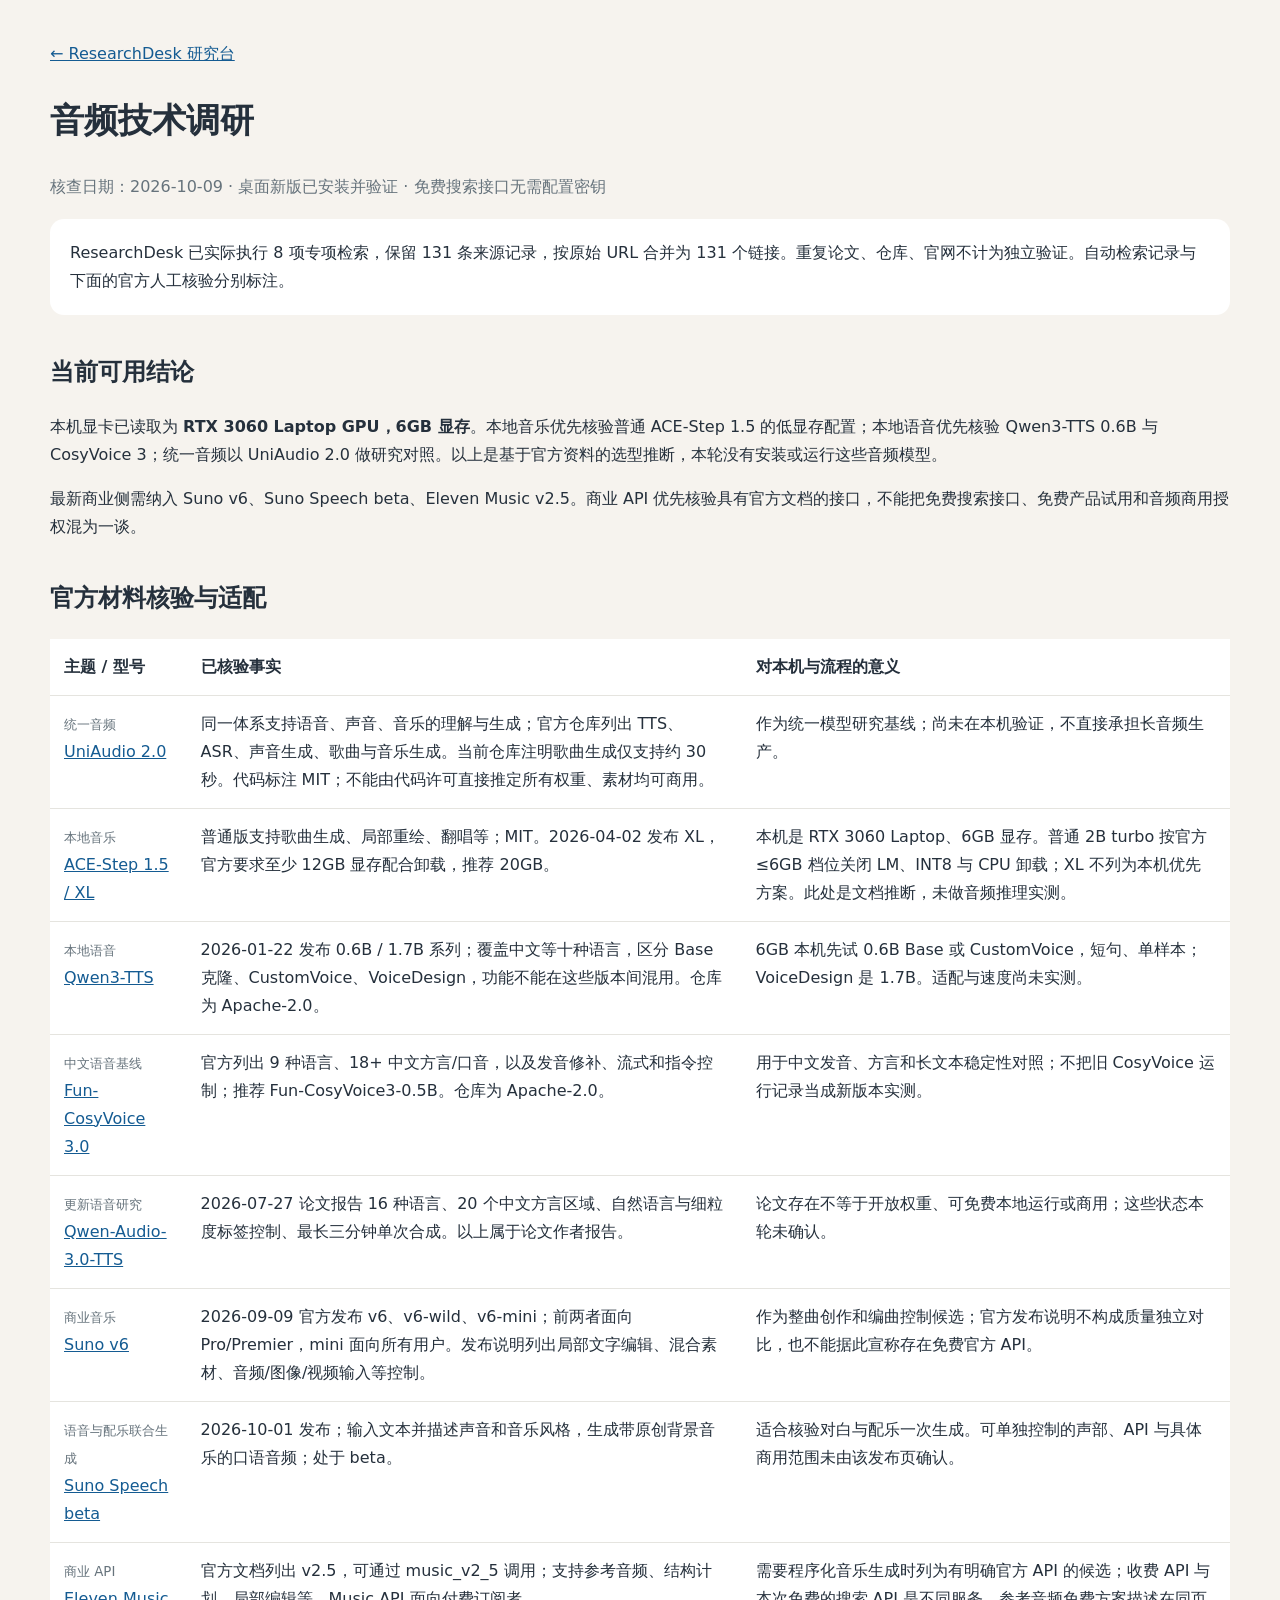
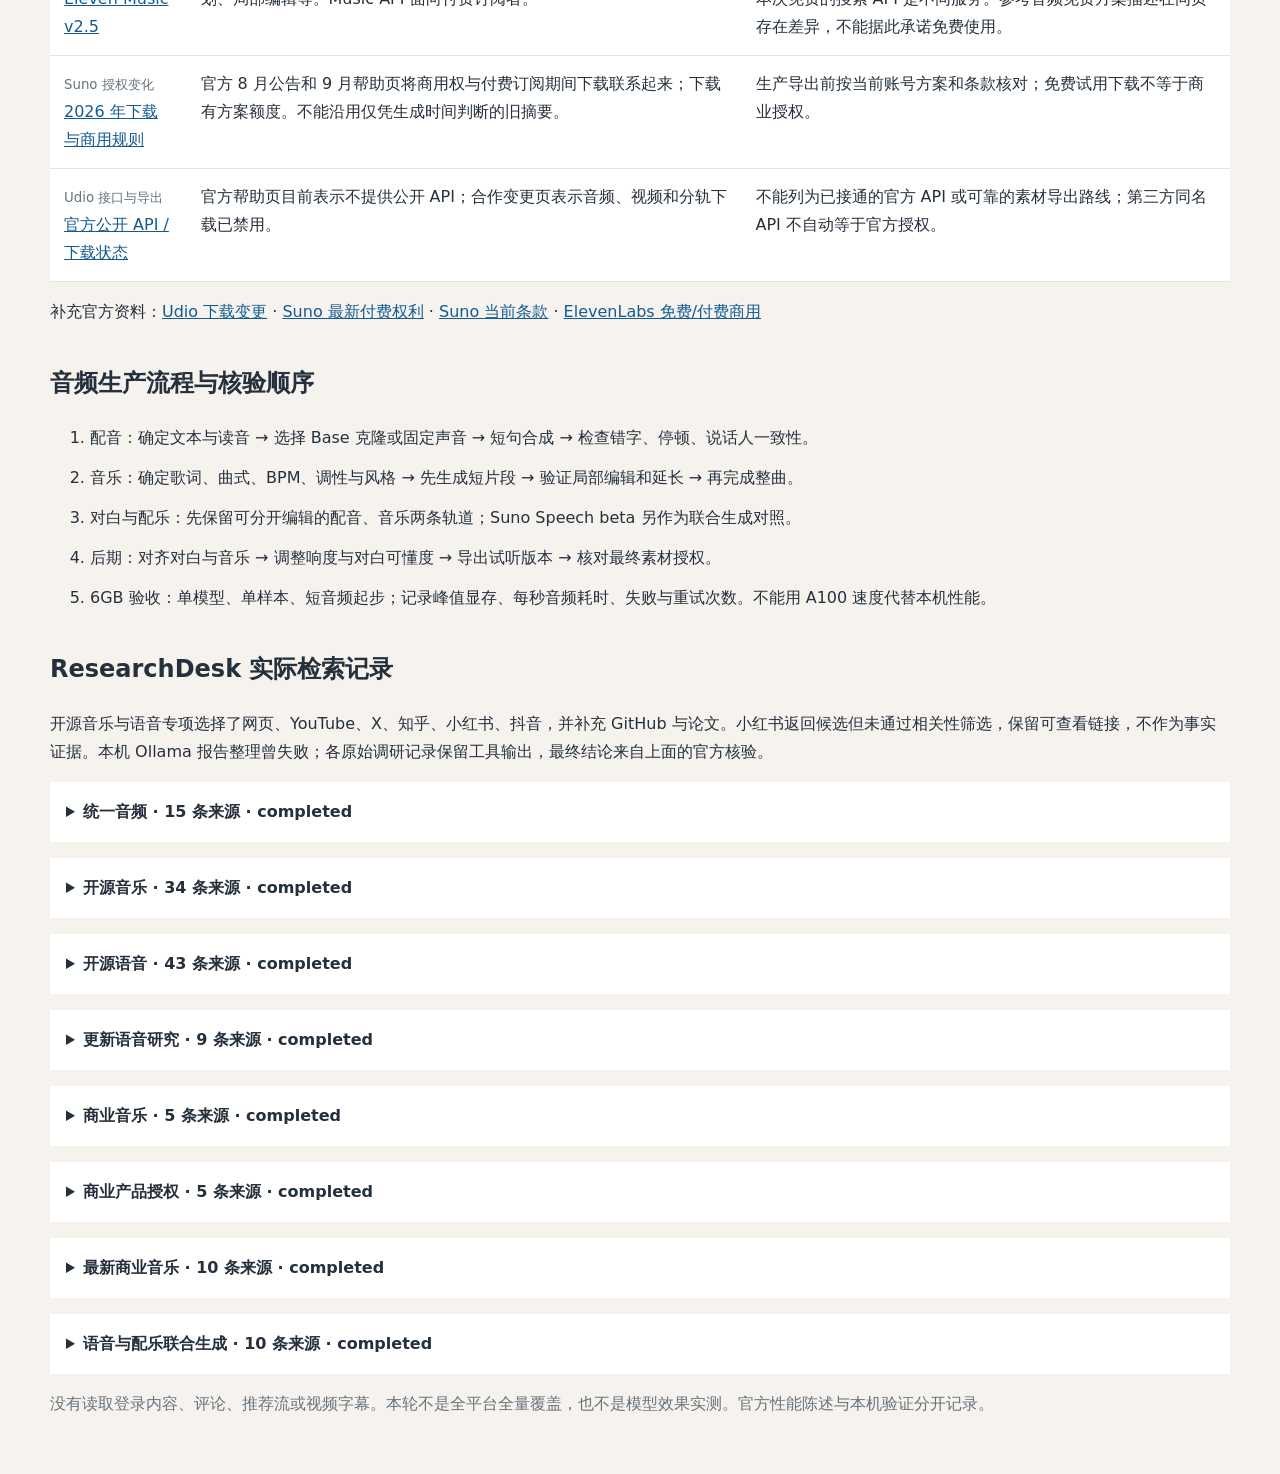
<file: src/wwwroot/audio-research-20261009.html>
<!doctype html><html lang="zh-CN"><meta charset="utf-8"><meta name="viewport" content="width=device-width,initial-scale=1"><title>音频技术调研 · 2026-10-09</title><style>body{margin:0;background:#f6f3ee;color:#25303c;font:16px/1.75 system-ui}main{max-width:1180px;margin:auto;padding:40px 24px}h1{font-size:34px}h2{margin-top:36px}a{color:#145b92}table{width:100%;border-collapse:collapse;background:white}td,th{text-align:left;vertical-align:top;padding:14px;border-bottom:1px solid #e5e4df}th{white-space:nowrap}small,.muted{color:#66737c}.box{background:#fff;padding:20px;border-radius:14px;margin:18px 0}details{background:white;margin:16px 0;padding:16px}summary{cursor:pointer;font-weight:600}li{margin:12px 0}.scroll{overflow-x:auto}pre{white-space:pre-wrap;font:14px/1.7 system-ui}</style><main><a href="/">← ResearchDesk 研究台</a><h1>音频技术调研</h1><p class="muted">核查日期：2026-10-09 · 桌面新版已安装并验证 · 免费搜索接口无需配置密钥</p><div class="box">ResearchDesk 已实际执行 8 项专项检索，保留 131 条来源记录，按原始 URL 合并为 131 个链接。重复论文、仓库、官网不计为独立验证。自动检索记录与下面的官方人工核验分别标注。</div><h2>当前可用结论</h2><p>本机显卡已读取为 <b>RTX 3060 Laptop GPU，6GB 显存</b>。本地音乐优先核验普通 ACE-Step 1.5 的低显存配置；本地语音优先核验 Qwen3-TTS 0.6B 与 CosyVoice 3；统一音频以 UniAudio 2.0 做研究对照。以上是基于官方资料的选型推断，本轮没有安装或运行这些音频模型。</p><p>最新商业侧需纳入 Suno v6、Suno Speech beta、Eleven Music v2.5。商业 API 优先核验具有官方文档的接口，不能把免费搜索接口、免费产品试用和音频商用授权混为一谈。</p><h2>官方材料核验与适配</h2><div class="scroll"><table><tr><th>主题 / 型号</th><th>已核验事实</th><th>对本机与流程的意义</th></tr><tr><td><small>统一音频</small><br><a href="https://github.com/yangdongchao/UniAudio2">UniAudio 2.0</a></td><td>同一体系支持语音、声音、音乐的理解与生成；官方仓库列出 TTS、ASR、声音生成、歌曲与音乐生成。当前仓库注明歌曲生成仅支持约 30 秒。代码标注 MIT；不能由代码许可直接推定所有权重、素材均可商用。</td><td>作为统一模型研究基线；尚未在本机验证，不直接承担长音频生产。</td></tr><tr><td><small>本地音乐</small><br><a href="https://github.com/ace-step/ACE-Step-1.5">ACE-Step 1.5 / XL</a></td><td>普通版支持歌曲生成、局部重绘、翻唱等；MIT。2026-04-02 发布 XL，官方要求至少 12GB 显存配合卸载，推荐 20GB。</td><td>本机是 RTX 3060 Laptop、6GB 显存。普通 2B turbo 按官方 ≤6GB 档位关闭 LM、INT8 与 CPU 卸载；XL 不列为本机优先方案。此处是文档推断，未做音频推理实测。</td></tr><tr><td><small>本地语音</small><br><a href="https://github.com/QwenLM/Qwen3-TTS">Qwen3-TTS</a></td><td>2026-01-22 发布 0.6B / 1.7B 系列；覆盖中文等十种语言，区分 Base 克隆、CustomVoice、VoiceDesign，功能不能在这些版本间混用。仓库为 Apache-2.0。</td><td>6GB 本机先试 0.6B Base 或 CustomVoice，短句、单样本；VoiceDesign 是 1.7B。适配与速度尚未实测。</td></tr><tr><td><small>中文语音基线</small><br><a href="https://github.com/QwenAudio/CosyVoice">Fun-CosyVoice 3.0</a></td><td>官方列出 9 种语言、18+ 中文方言/口音，以及发音修补、流式和指令控制；推荐 Fun-CosyVoice3-0.5B。仓库为 Apache-2.0。</td><td>用于中文发音、方言和长文本稳定性对照；不把旧 CosyVoice 运行记录当成新版本实测。</td></tr><tr><td><small>更新语音研究</small><br><a href="https://arxiv.org/abs/2607.23938">Qwen-Audio-3.0-TTS</a></td><td>2026-07-27 论文报告 16 种语言、20 个中文方言区域、自然语言与细粒度标签控制、最长三分钟单次合成。以上属于论文作者报告。</td><td>论文存在不等于开放权重、可免费本地运行或商用；这些状态本轮未确认。</td></tr><tr><td><small>商业音乐</small><br><a href="https://suno.com/blog/introducing-v6">Suno v6</a></td><td>2026-09-09 官方发布 v6、v6-wild、v6-mini；前两者面向 Pro/Premier，mini 面向所有用户。发布说明列出局部文字编辑、混合素材、音频/图像/视频输入等控制。</td><td>作为整曲创作和编曲控制候选；官方发布说明不构成质量独立对比，也不能据此宣称存在免费官方 API。</td></tr><tr><td><small>语音与配乐联合生成</small><br><a href="https://suno.com/blog/introducing-speech-beta">Suno Speech beta</a></td><td>2026-10-01 发布；输入文本并描述声音和音乐风格，生成带原创背景音乐的口语音频；处于 beta。</td><td>适合核验对白与配乐一次生成。可单独控制的声部、API 与具体商用范围未由该发布页确认。</td></tr><tr><td><small>商业 API</small><br><a href="https://elevenlabs.io/docs/eleven-creative/products/music">Eleven Music v2.5</a></td><td>官方文档列出 v2.5，可通过 music_v2_5 调用；支持参考音频、结构计划、局部编辑等。Music API 面向付费订阅者。</td><td>需要程序化音乐生成时列为有明确官方 API 的候选；收费 API 与本次免费的搜索 API 是不同服务。参考音频免费方案描述在同页存在差异，不能据此承诺免费使用。</td></tr><tr><td><small>Suno 授权变化</small><br><a href="https://suno.com/blog/suno-updates-tos">2026 年下载与商用规则</a></td><td>官方 8 月公告和 9 月帮助页将商用权与付费订阅期间下载联系起来；下载有方案额度。不能沿用仅凭生成时间判断的旧摘要。</td><td>生产导出前按当前账号方案和条款核对；免费试用下载不等于商业授权。</td></tr><tr><td><small>Udio 接口与导出</small><br><a href="https://help.udio.com/en/articles/10756277-udio-public-api">官方公开 API / 下载状态</a></td><td>官方帮助页目前表示不提供公开 API；合作变更页表示音频、视频和分轨下载已禁用。</td><td>不能列为已接通的官方 API 或可靠的素材导出路线；第三方同名 API 不自动等于官方授权。</td></tr></table></div><p>补充官方资料：<a href="https://help.udio.com/en/articles/12683565-changes-associated-with-the-universal-music-group-umg-partnership">Udio 下载变更</a> · <a href="https://help.suno.com/en/articles/9601665">Suno 最新付费权利</a> · <a href="https://suno.com/terms-of-service">Suno 当前条款</a> · <a href="https://help.elevenlabs.io/hc/en-us/articles/13313564601361-Can-I-publish-the-content-I-generate-on-the-platform">ElevenLabs 免费/付费商用</a></p><h2>音频生产流程与核验顺序</h2><ol><li>配音：确定文本与读音 → 选择 Base 克隆或固定声音 → 短句合成 → 检查错字、停顿、说话人一致性。</li><li>音乐：确定歌词、曲式、BPM、调性与风格 → 先生成短片段 → 验证局部编辑和延长 → 再完成整曲。</li><li>对白与配乐：先保留可分开编辑的配音、音乐两条轨道；Suno Speech beta 另作为联合生成对照。</li><li>后期：对齐对白与音乐 → 调整响度与对白可懂度 → 导出试听版本 → 核对最终素材授权。</li><li>6GB 验收：单模型、单样本、短音频起步；记录峰值显存、每秒音频耗时、失败与重试次数。不能用 A100 速度代替本机性能。</li></ol><h2>ResearchDesk 实际检索记录</h2><p>开源音乐与语音专项选择了网页、YouTube、X、知乎、小红书、抖音，并补充 GitHub 与论文。小红书返回候选但未通过相关性筛选，保留可查看链接，不作为事实证据。本机 Ollama 报告整理曾失败；各原始调研记录保留工具输出，最终结论来自上面的官方核验。</p><details><summary>统一音频 · 15 条来源 · completed</summary><p>查询：UniAudio 2.0 unified audio generation</p><p><a href="/?session=038dd0a5cf774be39e95aa5e3839c3d4">在 ResearchDesk 中打开原始记录</a></p><ul><li>全网网页：有结果 · Truegle 免费 API</li><li>学术论文：已检索公开索引</li><li>GitHub / 开源：有结果 · Truegle 免费 API</li></ul><ol><li><a href="http://arxiv.org/abs/2602.04683v3">UniAudio 2.0: A Unified Audio Language Model with Text-Aligned Factorized Audio Tokenization</a><br><small>arXiv · arXiv 预印本</small></li><li><a href="http://arxiv.org/abs/2310.00704v6">UniAudio: An Audio Foundation Model Toward Universal Audio Generation</a><br><small>arXiv · arXiv 预印本</small></li><li><a href="http://arxiv.org/abs/2505.12863v1">Unified Cross-modal Translation of Score Images, Symbolic Music, and Performance Audio</a><br><small>arXiv · arXiv 预印本</small></li><li><a href="http://arxiv.org/abs/2505.20166v3">From Alignment to Advancement: Bootstrapping Audio-Language Alignment with Synthetic Data</a><br><small>arXiv · arXiv 预印本</small></li><li><a href="https://doi.org/10.52202/079017-1809">UniAudio 1.5: Large Language Model-Driven Audio Codec is A Few-Shot Audio Task Learner</a><br><small>Crossref · Crossref 文献元数据</small></li><li><a href="https://github.com/supremeOG07/UniAudio2">GitHub - supremeOG07/UniAudio2: 🎵 Unify audio understanding and generation with UniAudio 2.0, featuring reasoning-augmented tokenization for enhanced interpretability and high-fidelity synthesis.</a><br><small>GitHub / 开源 · Truegle 免费搜索 API · 公开索引</small></li><li><a href="https://github.com/yangdongchao/UniAudio2">GitHub - yangdongchao/UniAudio2: UniAudio 2.0: An audio fundation model for text, speech, sound, and music</a><br><small>GitHub / 开源 · Truegle 免费搜索 API · 公开索引</small></li><li><a href="https://github.com/alibaba/unified-audio">GitHub - alibaba/unified-audio: An Open-Source Project to Unify Audio Processing and Generation · GitHub</a><br><small>GitHub / 开源 · Truegle 免费搜索 API · 公开索引</small></li><li><a href="https://github.com/inclusionAI/Ming-UniAudio">GitHub - inclusionAI/Ming-UniAudio: Ming-UniAudio: Speech LLM for Joint Understanding, Generation and Editing with Unified Representation · GitHub</a><br><small>GitHub / 开源 · Truegle 免费搜索 API · 公开索引</small></li><li><a href="https://github.com/xzrunner/uniaudio">GitHub - xzrunner/uniaudio: Unified audio wrapper</a><br><small>GitHub / 开源 · Truegle 免费搜索 API · 公开索引</small></li><li><a href="https://arxiv.org/html/2602.04683v2">UniAudio 2.0: A Unified Audio Language Model with Text-Aligned Factorized Audio Tokenization</a><br><small>全网网页 · Truegle 免费搜索 API · 公开索引</small></li><li><a href="https://huggingface.co/papers/2602.04683">Paper page - UniAudio 2.0: A Unified Audio Language Model with Text-Aligned Factorized Audio Tokenization</a><br><small>全网网页 · Truegle 免费搜索 API · 公开索引</small></li><li><a href="https://arxiv.org/abs/2602.04683">[2602.04683] UniAudio 2.0: A Unified Audio Language Model with Text-Aligned Factorized Audio Tokenization</a><br><small>全网网页 · Truegle 免费搜索 API · 公开索引</small></li><li><a href="https://awesomepapers.io/speech-audio/papers/2602.04683">UniAudio 2.0: A Unified Audio Language Model with Text-Aligned Factorized Audio Tokenization — Speech &amp; Audio</a><br><small>全网网页 · Truegle 免费搜索 API · 公开索引</small></li><li><a href="http://dongchaoyang.top/UniAudio2Demo/">UniAudio 2.0: A Unified Audio Language Model with Text-Aligned Factorized Audio Tokenization | UniAudio2Demo</a><br><small>全网网页 · Truegle 免费搜索 API · 公开索引</small></li></ol></details><details><summary>开源音乐 · 34 条来源 · completed</summary><p>查询：ACE-Step 1.5 music generation</p><p><a href="/?session=5e3f511503af4f398b6285d1e4ae22f5">在 ResearchDesk 中打开原始记录</a></p><ul><li>全网网页：有结果 · Truegle 免费 API</li><li>YouTube：有结果 · YouTube 公开页面</li><li>X / Twitter：有结果 · Truegle 免费 API</li><li>知乎：有结果 · Truegle 免费 API</li><li>小红书：通道可用 · 候选未通过筛选（可查看）</li><li>抖音：有结果 · Truegle 免费 API</li><li>GitHub / 开源：有结果 · Truegle 免费 API</li><li>学术论文：已检索公开索引</li></ul><ol><li><a href="https://github.com/ace-step/ACE-Step-1.5">ace-step/ACE-Step-1.5</a><br><small>GitHub · 官方 API</small></li><li><a href="https://github.com/DenisHumen/ace-step-deck">DenisHumen/ace-step-deck</a><br><small>GitHub · 官方 API</small></li><li><a href="https://github.com/BoobalanArjunan/ACE-Step-1.5-PlayGround--Engine">BoobalanArjunan/ACE-Step-1.5-PlayGround--Engine</a><br><small>GitHub · 官方 API</small></li><li><a href="https://github.com/AEON-7/aeon-music-maker">AEON-7/aeon-music-maker</a><br><small>GitHub · 官方 API</small></li><li><a href="https://github.com/hiouchiy/acestep-databricks-serving">hiouchiy/acestep-databricks-serving</a><br><small>GitHub · 官方 API</small></li><li><a href="http://arxiv.org/abs/2602.00744v3">ACE-Step 1.5: Pushing the Boundaries of Open-Source Music Generation</a><br><small>arXiv · arXiv 预印本</small></li><li><a href="http://arxiv.org/abs/2506.00045v1">ACE-Step: A Step Towards Music Generation Foundation Model</a><br><small>arXiv · arXiv 预印本</small></li><li><a href="http://arxiv.org/abs/2008.01291v1">Music SketchNet: Controllable Music Generation via Factorized Representations of Pitch and Rhythm</a><br><small>arXiv · arXiv 预印本</small></li><li><a href="https://doi.org/10.54254/2755-2721/8/20230188">Deep Learning-Based Music Generation</a><br><small>Crossref · Crossref 文献元数据</small></li><li><a href="https://doi.org/10.54254/2755-2721/5/20230539">Deep learning in automatic music generation</a><br><small>Crossref · Crossref 文献元数据</small></li><li><a href="https://www.youtube.com/watch?v=nP-dZD5Jtso">ACE-Step 1.5 Tutorial: Generate AI Music FREE on Your Own System (vs MiniMax Music 3!) 🎵🔥</a><br><small>YouTube · YouTube 公开搜索页（非官方 API）</small></li><li><a href="https://www.youtube.com/watch?v=ho30R7W01I4">Ace Step 1.5 in ComfyUI: Free &amp; Local AI Music Generate Full AI Songs in 4 Seconds!</a><br><small>YouTube · YouTube 公开搜索页（非官方 API）</small></li><li><a href="https://www.youtube.com/watch?v=IjCOM825wk0">ACE-Step 1.5 Hands-On Testing - A TRUE Local Suno &amp; Udio Competitor!</a><br><small>YouTube · YouTube 公开搜索页（非官方 API）</small></li><li><a href="https://x.com/opener_ai/status/2018863753727807720">Jin.B on X: &quot;ACE-Step 1.5 is a blazing-fast open‑source music generation model that runs locally and reaches commercial‑grade quality (Suno v4.5–v5 tier). It can turn simple text prompts into full songs up to 10 minutes, supports 50+ languages, detailed style control, and powerful editing https://t.co/mUj9612vqE&quot; / X</a><br><small>X / Twitter · Truegle 免费搜索 API · 公开索引</small></li><li><a href="https://x.com/realmrfakename/status/2017806162645946602">mrfakename on X: &quot;ACE-Step 1.5, an open-source (MIT-licensed) music generation model with quality between Suno v4.5 and v5, will be released on February 3rd.&quot; / X</a><br><small>X / Twitter · Truegle 免费搜索 API · 公开索引</small></li><li><a href="https://x.com/TechEpiphanyYT/status/2019330836705726483">TechEpiphany on X: &quot;Commercial-grade AI music generation on AMD Ryzen™ AI processors and Radeon™ graphics with ACE Step 1.5 Local music generation is entering a new phase with ACE-Step v1.5: a fast, controllable, open-source music foundation model that runs efficiently on AMD Ryzen™ AI&quot; / X</a><br><small>X / Twitter · Truegle 免费搜索 API · 公开索引</small></li><li><a href="https://x.com/StepFun_ai/status/2041918654439141652">StepFun on X: &quot;ACE-Step 1.5 XL is now open-source! a 4B DiT decoder for music generation, available in three variants. Runs from 12GB VRAM (INT8 offload) to 24GB full quality. MIT license, commercial-safe training data.&quot; / X</a><br><small>X / Twitter · Truegle 免费搜索 API · 公开索引</small></li><li><a href="https://x.com/AdinaYakup/status/2041454115650224478">Adina Yakup on X: &quot;ACE-Step 1.5 XL🎵 New open music generation model is now on @huggingface Model: https://t.co/CaHIBG4BCM Demo: https://t.co/MPxiSl6tuC ✨ 4B DiT - Base/Sft/Turbo ✨ MIT license ✨ Commercial-ready: legally compliant datasets ✨ Full support: Text2Music, Cover, Repaint, Extract,&quot; / X</a><br><small>X / Twitter · Truegle 免费搜索 API · 公开索引</small></li><li><a href="https://zhuanlan.zhihu.com/p/1942690428227925480">音乐生成基础模型：ACE-Step: A Step Towards Music Generation Foundation Model - 知乎</a><br><small>知乎 · Truegle 免费搜索 API · 公开索引</small></li><li><a href="https://zhuanlan.zhihu.com/p/2061439371832828724">【AIGC】ACE-Step v1.5 深度解析 - 知乎</a><br><small>知乎 · Truegle 免费搜索 API · 公开索引</small></li><li><a href="https://zhuanlan.zhihu.com/p/2009639296102064265">ACE Studio 联合 StepFun 开源了音乐生成基础模型 ACE-Step 1.5 - 知乎</a><br><small>知乎 · Truegle 免费搜索 API · 公开索引</small></li><li><a href="https://zhuanlan.zhihu.com/p/2037130046117262150">ACE-Step 1.5：开源 AI 音乐模型的新标杆 - 知乎</a><br><small>知乎 · Truegle 免费搜索 API · 公开索引</small></li><li><a href="https://zhuanlan.zhihu.com/p/2019344780992226267">免费开源AI音乐模型ACE-Step 1.5如何部署和使用？ - 知乎</a><br><small>知乎 · Truegle 免费搜索 API · 公开索引</small></li><li><a href="https://www.douyin.com/shipin/7507813047491790911">ai生成李昕融类似的歌曲</a><br><small>抖音 · Truegle 免费搜索 API · 公开索引</small></li><li><a href="https://github.com/snahvalabs/ACE-Step-1.5-music-generator">GitHub - snahvalabs/ACE-Step-1.5-music-generator: The most powerful local music generation model that outperforms almost all commercial alternatives, supporting Mac, AMD, Intel, and CUDA devices. · GitHub</a><br><small>GitHub / 开源 · Truegle 免费搜索 API · 公开索引</small></li><li><a href="https://github.com/Runware/ACE-Step-1.5-XL">GitHub - Runware/ACE-Step-1.5-XL: The most powerful local music generation model that outperforms almost all commercial alternatives, supporting Mac, AMD, Intel, and CUDA devices. · GitHub</a><br><small>GitHub / 开源 · Truegle 免费搜索 API · 公开索引</small></li><li><a href="https://github.com/ace-step/ACE-Step-1.5/blob/main/docs/en/Tutorial.md">ACE-Step-1.5/docs/en/Tutorial.md at main · ace-step/ACE-Step-1.5</a><br><small>GitHub / 开源 · Truegle 免费搜索 API · 公开索引</small></li><li><a href="https://github.com/ace-step/ACE-Step-1.5/blob/main/docs/en/GRADIO_GUIDE.md">ACE-Step-1.5/docs/en/GRADIO_GUIDE.md at main · ace-step/ACE-Step-1.5</a><br><small>GitHub / 开源 · Truegle 免费搜索 API · 公开索引</small></li><li><a href="https://github.com/ace-step/ACE-Step-1.5/blob/main/docs/en/INFERENCE.md">ACE-Step-1.5/docs/en/INFERENCE.md at main · ace-step/ACE-Step-1.5</a><br><small>GitHub / 开源 · Truegle 免费搜索 API · 公开索引</small></li><li><a href="https://docs.comfy.org/tutorials/audio/ace-step/ace-step-v1-5">ComfyUI ACE-Step 1.5 Music Generation Guide - ComfyUI</a><br><small>全网网页 · Truegle 免费搜索 API · 公开索引</small></li><li><a href="https://ace-step.github.io/ace-step-v1.5.github.io/">ACE-Step 1.5: Pushing the Boundaries of Open-Source Music Generation</a><br><small>全网网页 · Truegle 免费搜索 API · 公开索引</small></li><li><a href="https://arxiv.org/abs/2602.00744">[2602.00744] ACE-Step 1.5: Pushing the Boundaries of Open-Source Music Generation</a><br><small>全网网页 · Truegle 免费搜索 API · 公开索引</small></li><li><a href="https://arxiv.org/html/2602.00744v1">ACE-Step 1.5: Pushing the Boundaries of Open-Source Music Generation</a><br><small>全网网页 · Truegle 免费搜索 API · 公开索引</small></li><li><a href="https://dev.to/czmilo/ace-step-15-the-complete-2026-guide-to-open-source-ai-music-generation-522e">ACE-Step 1.5: The Complete 2026 Guide to Open-Source AI Music Generation - DEV Community</a><br><small>全网网页 · Truegle 免费搜索 API · 公开索引</small></li></ol></details><details><summary>开源语音 · 43 条来源 · completed</summary><p>查询：Qwen3-TTS speech generation</p><p><a href="/?session=bf0f9e58026542739d2a18ff5155f057">在 ResearchDesk 中打开原始记录</a></p><ul><li>全网网页：有结果 · Truegle 免费 API</li><li>YouTube：有结果 · YouTube 公开页面</li><li>X / Twitter：有结果 · Truegle 免费 API</li><li>知乎：有结果 · Truegle 免费 API</li><li>小红书：通道可用 · 候选未通过筛选（可查看）</li><li>抖音：有结果 · Truegle 免费 API</li><li>GitHub / 开源：有结果 · Truegle 免费 API</li><li>学术论文：已检索公开索引</li></ul><ol><li><a href="https://github.com/12345678973/ComfyUI-Qwen3-TTS-Fast">12345678973/ComfyUI-Qwen3-TTS-Fast</a><br><small>GitHub · 官方 API</small></li><li><a href="https://github.com/Enan511/ultimate-voice-generator">Enan511/ultimate-voice-generator</a><br><small>GitHub · 官方 API</small></li><li><a href="https://github.com/abusuraihsakhri/qwen3-tts-local">abusuraihsakhri/qwen3-tts-local</a><br><small>GitHub · 官方 API</small></li><li><a href="https://github.com/amirrouh/inferhost">amirrouh/inferhost</a><br><small>GitHub · 官方 API</small></li><li><a href="https://github.com/BitsofJeremy/ruru">BitsofJeremy/ruru</a><br><small>GitHub · 官方 API</small></li><li><a href="http://arxiv.org/abs/2601.15621v1">Qwen3-TTS Technical Report</a><br><small>arXiv · arXiv 预印本</small></li><li><a href="http://arxiv.org/abs/1909.10302v1">Sequence to Sequence Neural Speech Synthesis with Prosody Modification Capabilities</a><br><small>arXiv · arXiv 预印本</small></li><li><a href="http://arxiv.org/abs/2408.13040v1">SpeechPrompt: Prompting Speech Language Models for Speech Processing Tasks</a><br><small>arXiv · arXiv 预印本</small></li><li><a href="http://arxiv.org/abs/2409.08702v2">A Dual-Branch Parallel Network for Speech Enhancement and Restoration</a><br><small>arXiv · arXiv 预印本</small></li><li><a href="https://doi.org/10.1109/icrm66809.2025.11349075">Synthetic Dysarthric Speech Generation via Finetuned TTS and speech augmentation</a><br><small>Crossref · Crossref 文献元数据</small></li><li><a href="https://doi.org/10.1109/icsap.2010.28">Natural Prosody Generation in TTS for Marathi Speech Signal</a><br><small>Crossref · Crossref 文献元数据</small></li><li><a href="https://doi.org/10.1016/s0167-6393(96)00071-4">Prosody generation for German CTS/TTS systems (from theoretical intonation patterns to practical realisation)</a><br><small>Crossref · Crossref 文献元数据</small></li><li><a href="https://doi.org/10.1109/icassp.2002.1005775">The synthesis unit generation algorithm for Mandarin TTS</a><br><small>Crossref · Crossref 文献元数据</small></li><li><a href="https://doi.org/10.1109/icassp39728.2021.9414408">TTS-by-TTS: TTS-Driven Data Augmentation for Fast and High-Quality Speech Synthesis</a><br><small>Crossref · Crossref 文献元数据</small></li><li><a href="https://www.youtube.com/watch?v=jR7AHMDXvEU">Qwen3-TTS Review: Is This the Best Open-Source Text-to-Speech AI Yet?</a><br><small>YouTube · YouTube 公开搜索页（非官方 API）</small></li><li><a href="https://www.youtube.com/watch?v=RvTA50InwbA">Qwen3-TTS:  Voice Cloning &amp; Text-to-Speech Tutorial</a><br><small>YouTube · YouTube 公开搜索页（非官方 API）</small></li><li><a href="https://www.youtube.com/watch?v=hFOOB3-TF-Q">Qwen3-TTS: Free Voice Cloning and Voice Design in 4 GB of VRAM</a><br><small>YouTube · YouTube 公开搜索页（非官方 API）</small></li><li><a href="https://www.youtube.com/watch?v=RPlN7pfs9tg">Qwen3 TTS: The FREE ElevenLabs Alternative for AI Voice Cloning (Run Locally!)</a><br><small>YouTube · YouTube 公开搜索页（非官方 API）</small></li><li><a href="https://x.com/BrianRoemmele/status/2014837728911954175">Brian Roemmele on X: &quot;Testing Qwen3-TTS Game-Changer in Open-Source Text-to-Speech Technology Alibaba&#x27;s newly released Qwen3-TTS model just needs a 10-second audio sample, the voice was cloned in under a minute through a free demo, generating realistic speech snippets that blurred the line between… / X</a><br><small>X / Twitter · Truegle 免费搜索 API · 公开索引</small></li><li><a href="https://x.com/Alibaba_Qwen/status/2003445076257656880">Qwen on X: &quot;🚀 Meet the new Qwen3-TTS lineup: VoiceDesign &amp; VoiceClone! Create, control, and clone voices—faster and more expressive than ever. ⚡ VoiceDesign-VD-Flash • Fully controllable speech via free-form text instructions — tone, rhythm, emotion, persona • No preset voices. Design your own uni… / X</a><br><small>X / Twitter · Truegle 免费搜索 API · 公开索引</small></li><li><a href="https://x.com/Tu7uruu/status/1996954120603762860">steven on X: &quot;Meet the new Qwen3-TTS (2025-11-27): a major step forward in lifelike voice generation! &gt; 49+ distinctive voices ranging from playful to authoritative, giving creators precise control over personality and style. &gt; Global language coverage with 10 languages and multiple authentic https://t.co/QyMa3TFo7I&quot; / X</a><br><small>X / Twitter · Truegle 免费搜索 API · 公开索引</small></li><li><a href="https://x.com/Marktechpost/status/2014587904966742256">Marktechpost AI Dev News ⚡ on X: &quot;Qwen Researchers Release Qwen3-TTS: an Open Multilingual TTS Suite with Real-Time Latency and Fine-Grained Voice Control Qwen researchers from Alibaba Cloud have released Qwen3 TTS, an Apache 2.0 multilingual text to speech suite for production use. The stack includes 0.6B and https://t.co/CBXtKZ4i7Y&quot; / X</a><br><small>X / Twitter · Truegle 免费搜索 API · 公开索引</small></li><li><a href="https://x.com/Alibaba_Qwen/status/2038636335272194241">Qwen on X: &quot;🚀 Qwen3.5-Omni is here! Scaling up to a native omni-modal AGI. Meet the next generation of Qwen, designed for native text, image, audio, and video understanding, with major advances in both intelligence and real-time interaction. A standout feature: &#x27;Audio-Visual Vibe Coding&#x27;. Descri… / X</a><br><small>X / Twitter · Truegle 免费搜索 API · 公开索引</small></li><li><a href="https://zhuanlan.zhihu.com/p/1983606776059433665">Qwen3-TTS语音合成模型解析：49种音色、10种语言与9种方言 - 知乎</a><br><small>知乎 · Truegle 免费搜索 API · 公开索引</small></li><li><a href="https://zhuanlan.zhihu.com/p/1987225312841445557">Qwen3-TTS：声音不仅能复制，还可以定制 - 知乎</a><br><small>知乎 · Truegle 免费搜索 API · 公开索引</small></li><li><a href="https://zhuanlan.zhihu.com/p/2020998153172721676">qwen3-tts 文字转语音 懒人整合包 - 知乎</a><br><small>知乎 · Truegle 免费搜索 API · 公开索引</small></li><li><a href="https://zhuanlan.zhihu.com/p/2000143083195609682">Qwen3-TTS 完整指南：开源文本转语音模型详解 - 知乎</a><br><small>知乎 · Truegle 免费搜索 API · 公开索引</small></li><li><a href="https://zhuanlan.zhihu.com/p/2000612199513751619">阿里开源Qwen3-TTS：97毫秒超低延迟，让AI声音&quot;说&quot;出个性 - 知乎</a><br><small>知乎 · Truegle 免费搜索 API · 公开索引</small></li><li><a href="https://www.douyin.com/shipin/7599478872115120178">Qwen3-TTS语音效果-抖音</a><br><small>抖音 · Truegle 免费搜索 API · 公开索引</small></li><li><a href="https://www.douyin.com/shipin/7600222230437677108">qwen3-tts声音克隆模型效果</a><br><small>抖音 · Truegle 免费搜索 API · 公开索引</small></li><li><a href="https://www.douyin.com/shipin/7531233151914592297">qwen-tts如何部署</a><br><small>抖音 · Truegle 免费搜索 API · 公开索引</small></li><li><a href="https://www.douyin.com/shipin/7309481017659426842">multitts语音引擎教程</a><br><small>抖音 · Truegle 免费搜索 API · 公开索引</small></li><li><a href="https://www.douyin.com/shipin/7605798017249298467">千问智能体配置怎么进行语音互动</a><br><small>抖音 · Truegle 免费搜索 API · 公开索引</small></li><li><a href="https://github.com/QwenLM/Qwen3-TTS">GitHub - QwenLM/Qwen3-TTS: Qwen3-TTS is an open-source series of TTS models developed by the Qwen team at Alibaba Cloud, supporting stable, expressive, and streaming speech generation, free-form voice design, and vivid voice cloning. · GitHub</a><br><small>GitHub / 开源 · Truegle 免费搜索 API · 公开索引</small></li><li><a href="https://github.com/Qwen-TTS/Qwen3-TTS">GitHub - Qwen-TTS/Qwen3-TTS: Qwen3-TTS is an open-source series of TTS models developed by the Qwen team at Alibaba Cloud, supporting stable, expressive, and streaming speech generation, free-form voice design, and vivid voice cloning.</a><br><small>GitHub / 开源 · Truegle 免费搜索 API · 公开索引</small></li><li><a href="https://github.com/JarodMica/Qwen3-TTS">GitHub - JarodMica/Qwen3-TTS: Qwen3-TTS is an open-source series of TTS models developed by the Qwen team at Alibaba Cloud, supporting stable, expressive, and streaming speech generation, free-form voice design, and vivid voice cloning. · GitHub</a><br><small>GitHub / 开源 · Truegle 免费搜索 API · 公开索引</small></li><li><a href="https://github.com/alicekenway/Qwen3-TTS">GitHub - alicekenway/Qwen3-TTS: Qwen3-TTS is an open-source series of TTS models developed by the Qwen team at Alibaba Cloud, supporting stable, expressive, and streaming speech generation, free-form voice design, and vivid voice cloning. · GitHub</a><br><small>GitHub / 开源 · Truegle 免费搜索 API · 公开索引</small></li><li><a href="https://github.com/AIwork4me/Qwen3-TTS">GitHub - AIwork4me/Qwen3-TTS: Qwen3-TTS is an open-source series of TTS models developed by the Qwen team at Alibaba Cloud, supporting stable, expressive, and streaming speech generation, free-form voice design, and vivid voice cloning. · GitHub</a><br><small>GitHub / 开源 · Truegle 免费搜索 API · 公开索引</small></li><li><a href="https://qwen3ttsai.com/">Qwen3-TTS - Free Online Trial | 97ms Ultra-Low Latency Speech Generation</a><br><small>全网网页 · Truegle 免费搜索 API · 公开索引</small></li><li><a href="https://www.reddit.com/r/StableDiffusion/comments/1qjuebr/qwen3tts_a_series_of_powerful_speech_generation/">r/StableDiffusion on Reddit: Qwen3-TTS, a series of powerful speech generation capabilities</a><br><small>全网网页 · Truegle 免费搜索 API · 公开索引</small></li><li><a href="https://dev.to/czmilo/qwen3-tts-the-complete-2026-guide-to-open-source-voice-cloning-and-ai-speech-generation-1in6">Qwen3-TTS: The Complete 2026 Guide to Open-Source Voice Cloning and AI Speech Generation - DEV Community</a><br><small>全网网页 · Truegle 免费搜索 API · 公开索引</small></li><li><a href="https://medium.com/@zh.milo/qwen3-tts-the-complete-2026-guide-to-open-source-voice-cloning-and-ai-speech-generation-1a2efca05cd6">Qwen3-TTS: The Complete 2026 Guide to Open-Source Voice Cloning and AI Speech Generation | by cheng zhang | Medium</a><br><small>全网网页 · Truegle 免费搜索 API · 公开索引</small></li><li><a href="https://www.alibabacloud.com/blog/602826">Qwen3-TTS Family is Now Open Sourced: Voice Design, Clone, and Generation! - Alibaba Cloud Community</a><br><small>全网网页 · Truegle 免费搜索 API · 公开索引</small></li></ol></details><details><summary>更新语音研究 · 9 条来源 · completed</summary><p>查询：Qwen-Audio-3.0-TTS</p><p><a href="/?session=e7648686be3240bab360e8bebc1bf7e6">在 ResearchDesk 中打开原始记录</a></p><ul><li>全网网页：有结果 · Truegle 免费 API</li><li>学术论文：已检索公开索引</li></ul><ol><li><a href="http://arxiv.org/abs/2607.23938v1">Qwen-Audio-3.0-TTS: Freely Controllable and Highly Robust Speech Synthesis with Multi-Stage Training Paradigm</a><br><small>arXiv · arXiv 预印本</small></li><li><a href="http://arxiv.org/abs/2609.16514v1">The Evolving Bottleneck in Speech Generation: Interface Co-design and Staged Alignment from CosyVoice to Qwen-Audio-3.0-TTS</a><br><small>arXiv · arXiv 预印本</small></li><li><a href="https://doi.org/10.70675/ab2d746dza729z4e81zb488ze2476c3e1788">Script optimization for TTS voice corpus design in audio-book generation</a><br><small>Crossref · Crossref 文献元数据</small></li><li><a href="https://doi.org/10.1109/spcom71105.2026.11622925">QMOS: Qwen-Based MOS Prediction for TTS</a><br><small>Crossref · Crossref 文献元数据</small></li><li><a href="https://arxiv.org/abs/2607.23938">[2607.23938] Qwen-Audio-3.0-TTS: Freely Controllable and Highly Robust Speech Synthesis with Multi-Stage Training Paradigm</a><br><small>全网网页 · Truegle 免费搜索 API · 公开索引</small></li><li><a href="https://www.alibabacloud.com/blog/qwen-audio-3-0-tts-more-multilingual-easier-to-direct_603379">Qwen-Audio-3.0-TTS: More Multilingual, Easier to Direct - Alibaba Cloud Community</a><br><small>全网网页 · Truegle 免费搜索 API · 公开索引</small></li><li><a href="https://openrouter.ai/qwen/qwen-audio-3.0-tts-plus">Qwen-Audio-3.0-TTS Plus - API Pricing &amp; Benchmarks | OpenRouter</a><br><small>全网网页 · Truegle 免费搜索 API · 公开索引</small></li><li><a href="https://qwenaudio.github.io/FunAudioLLM.github.io/qwen-audio-3.0-tts/">Qwen-Audio-3.0-TTS: Freely Controllable and Highly Robust Speech Synthesis with Multi-Stage Training Paradigm</a><br><small>全网网页 · Truegle 免费搜索 API · 公开索引</small></li><li><a href="https://arxiv.org/html/2607.23938v1">Qwen-Audio-3.0-TTS: Freely Controllable and Highly Robust Speech Synthesis with Multi-Stage Training Paradigm</a><br><small>全网网页 · Truegle 免费搜索 API · 公开索引</small></li></ol></details><details><summary>商业音乐 · 5 条来源 · completed</summary><p>查询：Eleven Music v2.5 API</p><p><a href="/?session=a4da45241ef44b26ac8d09105536d412">在 ResearchDesk 中打开原始记录</a></p><ul><li>全网网页：有结果 · Truegle 免费 API</li></ul><ol><li><a href="https://fal.ai/models/elevenlabs/music/v2.5/api">Elevenlabs Music v2.5 Text to Audio API Docs | fal</a><br><small>全网网页 · Truegle 免费搜索 API · 公开索引</small></li><li><a href="https://www.youtube.com/watch?v=Ayb3EAICMr4">Suno V6 vs Eleven Music v2.5 — Which One Is Worth Paying For?</a><br><small>全网网页 · Truegle 免费搜索 API · 公开索引</small></li><li><a href="https://the-decoder.com/elevenlabs-makes-music-v2-5-available-via-app-and-api-with-free-and-pro-tier-options/">Elevenlabs makes Music v2.5 available via app and API with free and pro tier options</a><br><small>全网网页 · Truegle 免费搜索 API · 公开索引</small></li><li><a href="https://www.youtube.com/watch?v=m5WgE79Tonc">Eleven Labs Music v2.5 | It it any Good?!</a><br><small>全网网页 · Truegle 免费搜索 API · 公开索引</small></li><li><a href="https://www.youtube.com/watch?v=0LsQcnZpyQs">September Changelog: Eleven v4, Music v2.5, Scribe v2, and more</a><br><small>全网网页 · Truegle 免费搜索 API · 公开索引</small></li></ol></details><details><summary>商业产品授权 · 5 条来源 · completed</summary><p>查询：Suno Udio commercial rights API</p><p><a href="/?session=463cbd010fe44c23b24bf3bead021c43">在 ResearchDesk 中打开原始记录</a></p><ul><li>全网网页：有结果 · Truegle 免费 API</li></ul><ol><li><a href="https://dynamoi.com/learn/ai-music-distribution/suno-commercial-rights-explained">Suno Pro vs Premier: Commercial Use and Rights | Dynamoi</a><br><small>全网网页 · Truegle 免费搜索 API · 公开索引</small></li><li><a href="https://undetectr.com/blog/suno-commercial-use">Suno AI Commercial Use &amp; Rights (2026): What You Can Sell — Undetectr</a><br><small>全网网页 · Truegle 免费搜索 API · 公开索引</small></li><li><a href="https://udioapi.pro/">AI Music API — Generate Music with AI for Developers | AI Music API</a><br><small>全网网页 · Truegle 免费搜索 API · 公开索引</small></li><li><a href="https://dynamoi.com/learn/ai-music-distribution/which-ai-music-generators-allow-commercial-distribution">AI Music Generators with Commercial Rights: Full List [2026]</a><br><small>全网网页 · Truegle 免费搜索 API · 公开索引</small></li><li><a href="https://apiaiml.medium.com/exploring-the-suno-api-unlocking-ai-powered-music-generation-afffb58bec5d">Exploring the Suno API: Unlocking AI-Powered Music Generation | by AIMLAPI | Medium</a><br><small>全网网页 · Truegle 免费搜索 API · 公开索引</small></li></ol></details><details><summary>最新商业音乐 · 10 条来源 · completed</summary><p>查询：Suno v6</p><p><a href="/?session=6dd15dcf725644cfb9f48f138aad1b42">在 ResearchDesk 中打开原始记录</a></p><ul><li>全网网页：有结果 · Truegle 免费 API</li><li>YouTube：有结果 · YouTube 公开页面</li></ul><ol><li><a href="https://www.youtube.com/watch?v=BKDrtzJktO0">Suno v6 + Seedance 2.5 is NUTS at Making AI Music Videos</a><br><small>YouTube · YouTube 公开搜索页（非官方 API）</small></li><li><a href="https://www.youtube.com/watch?v=EUW5hReKw6w">Suno V6 Changed EVERYTHING. Here’s What Works Now.</a><br><small>YouTube · YouTube 公开搜索页（非官方 API）</small></li><li><a href="https://www.youtube.com/watch?v=_lHvWn2SNC4">Suno v6 Is Here: Everything You Need to Know</a><br><small>YouTube · YouTube 公开搜索页（非官方 API）</small></li><li><a href="https://www.youtube.com/watch?v=AoLovH6ybrQ">Suno v6 Just DROPPED. I Tested It Against v5.5 and It&#x27;s NOT What I Expected</a><br><small>YouTube · YouTube 公开搜索页（非官方 API）</small></li><li><a href="https://www.youtube.com/watch?v=HOJEUjCYTKY">Suno Quietly Fixed The Biggest Problem With v6</a><br><small>YouTube · YouTube 公开搜索页（非官方 API）</small></li><li><a href="https://suno.com/v6">Suno v6: Our Most Powerful Music Model Yet</a><br><small>全网网页 · Truegle 免费搜索 API · 公开索引</small></li><li><a href="https://suno.bi/features/suno-v6-explained">Suno v6-mini Is Free — Make the Song, Then Make the Video | SunoMV</a><br><small>全网网页 · Truegle 免费搜索 API · 公开索引</small></li><li><a href="https://suno.hk/blog/suno-v6-now-available/">Suno V6 Is Live: What the New Model Actually Changes</a><br><small>全网网页 · Truegle 免费搜索 API · 公开索引</small></li><li><a href="https://suno.com/blog/introducing-v6">Suno | Introducing v6</a><br><small>全网网页 · Truegle 免费搜索 API · 公开索引</small></li><li><a href="https://www.reddit.com/r/SunoAI/comments/1wd9dzz/a_brief_explanation_of_suno_v6_the_beginning_of/">r/SunoAI on Reddit: A brief explanation of Suno V6- The Beginning of the End</a><br><small>全网网页 · Truegle 免费搜索 API · 公开索引</small></li></ol></details><details><summary>语音与配乐联合生成 · 10 条来源 · completed</summary><p>查询：Suno Speech beta</p><p><a href="/?session=9f6067e18d534bd7b8ee3f9387e0c20d">在 ResearchDesk 中打开原始记录</a></p><ul><li>全网网页：有结果 · Truegle 免费 API</li><li>YouTube：有结果 · YouTube 公开页面</li></ul><ol><li><a href="https://www.youtube.com/watch?v=rTezej0UyIE">How to Use Suno Speech (Beta) | Full Tutorial</a><br><small>YouTube · YouTube 公开搜索页（非官方 API）</small></li><li><a href="https://www.youtube.com/watch?v=u037-LvSKss">Suno Can Talk Now: How Speech Beta Works and What It Costs</a><br><small>YouTube · YouTube 公开搜索页（非官方 API）</small></li><li><a href="https://www.youtube.com/watch?v=WeH7N8NIPhw">【英語版】Suno Speech (Beta): Voice and Music in One Take, and What Suno Does Not Say</a><br><small>YouTube · YouTube 公开搜索页（非官方 API）</small></li><li><a href="https://www.youtube.com/watch?v=s2X-WjdQic8">Suno Speech Has Arrived!</a><br><small>YouTube · YouTube 公开搜索页（非官方 API）</small></li><li><a href="https://www.youtube.com/watch?v=N5E2g7Dqaek">Turn Suno Into a Voiceover Machine (Nobody&#x27;s Talking About This) The 100% HACK!</a><br><small>YouTube · YouTube 公开搜索页（非官方 API）</small></li><li><a href="https://suno.com/blog/introducing-speech-beta">Suno | Introducing Speech (beta)</a><br><small>全网网页 · Truegle 免费搜索 API · 公开索引</small></li><li><a href="https://www.suno.com/release-notes/introducing-speech-beta">Suno | Introducing Speech (beta)</a><br><small>全网网页 · Truegle 免费搜索 API · 公开索引</small></li><li><a href="https://undetectr.com/blog/suno-speech-beta">Suno Speech Beta: How to Use It, Costs and Limits — Undetectr</a><br><small>全网网页 · Truegle 免费搜索 API · 公开索引</small></li><li><a href="https://www.minssam.com/en/blog/2026-10-02-suno-speech-beta-voice-music-one-take/">Suno Speech Beta: Voice and Music in One Take</a><br><small>全网网页 · Truegle 免费搜索 API · 公开索引</small></li><li><a href="https://dunggi.vn/en/news/suno-launches-speech-beta">Suno Speech Beta: AI Voice With Background Music · Dùng Gì</a><br><small>全网网页 · Truegle 免费搜索 API · 公开索引</small></li></ol></details><p class="muted">没有读取登录内容、评论、推荐流或视频字幕。本轮不是全平台全量覆盖，也不是模型效果实测。官方性能陈述与本机验证分开记录。</p></main></html>
</file>
